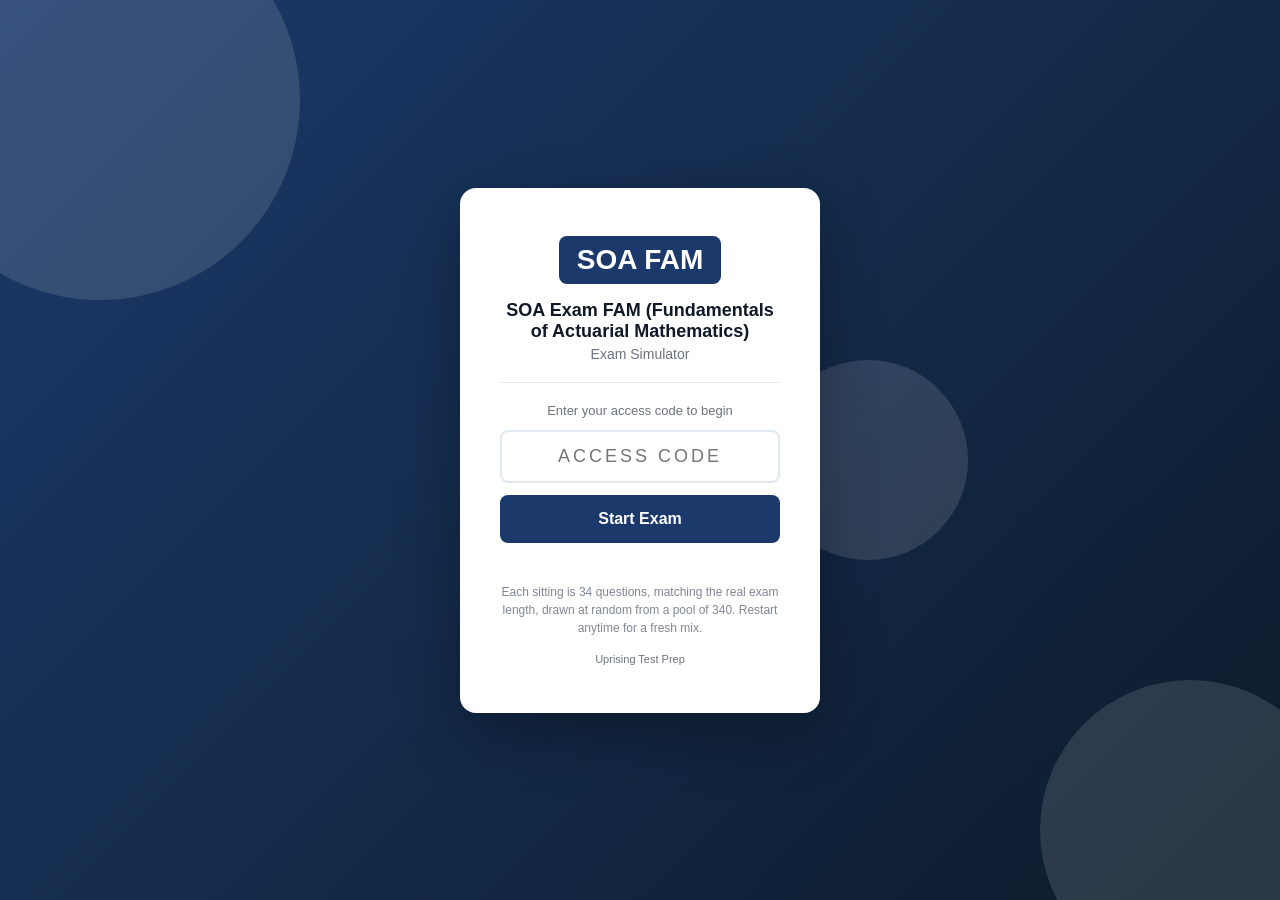
<file: index.html>
<!DOCTYPE html>
<html lang="en">
<head>
  <meta charset="UTF-8" />
  <meta name="viewport" content="width=device-width, initial-scale=1.0, viewport-fit=cover" />
  <meta name="apple-mobile-web-app-capable" content="yes" />
  <meta name="apple-mobile-web-app-status-bar-style" content="black-translucent" />
  <title>SOA Exam FAM Simulator</title>
  <link rel="stylesheet" href="style.css" />
</head>
<body>

<div id="access-gate">
  <div class="gate-bg-shapes">
    <div class="shape shape-1"></div>
    <div class="shape shape-2"></div>
    <div class="shape shape-3"></div>
  </div>
  <div class="gate-card">
    <div class="gate-logo">
      <div class="logo-badge">SOA FAM</div>
    </div>
    <h1 class="gate-title">SOA Exam FAM (Fundamentals of Actuarial Mathematics)</h1>
    <p class="gate-subtitle">Exam Simulator</p>
    <div class="gate-divider"></div>
    <p class="gate-instruction">Enter your access code to begin</p>
    <input type="text" id="access-code-input" class="gate-input"
           placeholder="Access Code" autocomplete="off"
           maxlength="20" spellcheck="false" />
    <button id="access-btn" class="gate-btn">Start Exam</button>
    <p id="access-error" class="gate-error"></p>
    <p class="gate-pool-note">Each sitting is 34 questions, matching the real exam length, drawn at random from a pool of 340. Restart anytime for a fresh mix.</p>
    <p class="gate-hint">Uprising Test Prep</p>
  </div>
</div>

<div id="app" style="display:none">
  <header class="top-bar">
    <div class="bar-left">
      <span class="bar-logo">SOA FAM</span>
      <span class="bar-title">Exam Simulator</span>
    </div>
    <div class="bar-right">
      <span class="bar-timer" id="timer-display">--:--</span>
      <button class="bar-btn" id="flag-btn">Flag</button>
      <button class="bar-btn bar-btn-primary" id="submit-btn">
        <span class="btn-full">Submit Exam</span>
        <span class="btn-short">Submit</span>
      </button>
    </div>
  </header>

  <div class="progress-strip">
    <div class="progress-bar" id="progress-bar"></div>
  </div>

  <main class="exam-main">
    <div class="question-panel">
      <div class="q-meta">
        <span id="q-counter"></span>
        <span class="q-pool-chip" title="This sitting is 34 questions, matching the real exam length, drawn at random from a pool of 340. Restart for a fresh mix.">340 Questions Available</span>
        <span id="q-domain" class="q-domain-tag"></span>
        <span id="q-flag-indicator" class="flag-chip" style="display:none">Flagged</span>
      </div>
      <!-- Shared text for a linked cluster (a clinical case, a reading
           passage). It sits ABOVE the stem, which is the one thing that
           legitimately precedes it, and repeats on every question in the
           cluster so nobody has to page backwards. -->
      <div id="q-cluster-wrap" class="cluster-wrap" style="display:none"></div>
      <p id="question-text" class="q-text"></p>
      <!-- The picture sits BELOW the question text so the simulator matches
           the printed book exactly: stem, then picture, then options. They
           used to disagree (book put the picture under the stem, simulator put
           it above), so no single wording could be true in both places, and
           184 of MLPAO's 185 image questions said "shown above" while the
           book printed the picture below the sentence. Write stems with
           neutral wording ("the strip shown", "the diagram shows") and this
           whole class of bug cannot come back. -->
      <div id="q-image-wrap" style="display:none; margin-bottom:14px;"></div>
      <div id="options-list" class="options-list"></div>
      <div id="explanation-box" class="explanation-box" style="display:none">
        <div class="explanation-label">Explanation</div>
        <p id="explanation-text" class="explanation-text"></p>
      </div>
    </div>
    <div class="nav-bar">
      <button class="nav-btn" id="prev-btn">&#8592; Prev</button>
      <button class="nav-btn nav-btn-map" id="map-btn">Question Map</button>
      <button class="nav-btn nav-btn-next" id="next-btn">Next &#8594;</button>
    </div>
  </main>
</div>

<!-- Question Map Modal -->
<div id="map-modal" style="display:none">
  <div class="map-backdrop" id="map-backdrop"></div>
  <div class="map-panel">
    <div class="map-header">
      <span class="map-title">Question Map</span>
      <button id="map-close" class="map-close-btn">&#x2715; Close</button>
    </div>
    <div class="map-legend">
      <span class="leg-item"><span class="leg-swatch leg-answered"></span>Answered</span>
      <span class="leg-item"><span class="leg-swatch leg-flagged"></span>Flagged</span>
      <span class="leg-item"><span class="leg-swatch leg-unanswered"></span>Unanswered</span>
    </div>
    <div id="q-grid" class="q-grid"></div>
  </div>
</div>

<div id="results-screen" style="display:none">
  <div class="results-card">
    <div class="res-header">
      <div class="res-badge">SOA FAM</div>
      <h2 id="res-status" class="res-status"></h2>
      <p id="res-score" class="res-score"></p>
    </div>
    <div id="res-domains" class="res-domains"></div>
    <p class="mode-pool-note">This sitting drew 34 questions from a pool of 340. Restart for a fresh mix.</p>
    <button id="res-review-btn" class="res-btn">Review Answers</button>
    <button id="res-restart-btn" class="res-btn res-btn-secondary">Restart</button>
  </div>
</div>

<script src="questions.js"></script>
<script src="app.js"></script>
</body>
</html>
</file>
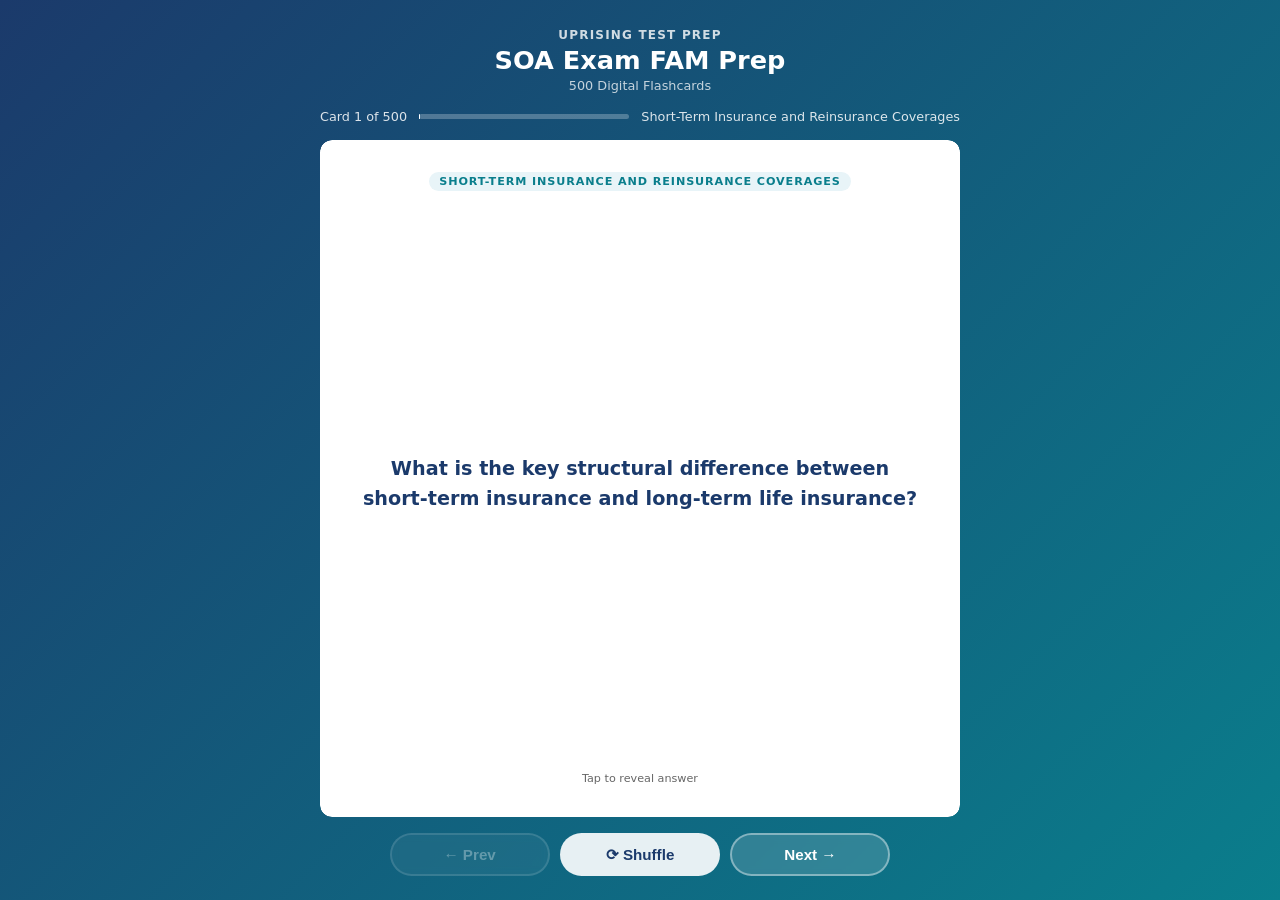
<file: flashcards/index.html>
<!DOCTYPE html>
<html lang="en">
<head>
  <meta charset="UTF-8">
  <meta name="viewport" content="width=device-width, initial-scale=1.0">
  <title>SOA Exam FAM: Flashcards</title>
  <style>
    :root {
      --blue:   #1B3A6B;
      --teal:   #0A7E8C;
      --ltblue: #E8F4F8;
      --white:  #FFFFFF;
      --text:   #1A1A1A;
      --muted:  #666;
      --radius: 12px;
    }
    * { box-sizing: border-box; margin: 0; padding: 0; }
    html, body { height: 100%; }
    body {
      font-family: 'Segoe UI', system-ui, sans-serif;
      background: linear-gradient(135deg, var(--blue) 0%, var(--teal) 100%);
      /* Pinned, not min-height: the page must never grow, or the controls
         get pushed below the fold on iOS where 100dvh and height:100%
         disagree. The height:100% rule above is the pre-dvh fallback. */
      height: 100dvh;
      max-height: 100dvh;
      overflow: hidden;
      display: flex;
      flex-direction: column;
      align-items: center;
      padding: 1.25rem 1rem 1rem;
      gap: 0.75rem;
      overflow-x: hidden;
    }
    header { text-align: center; color: #fff; flex-shrink: 0; }
    header .brand { font-size: 0.75rem; font-weight: 700; letter-spacing: 0.1em; opacity: 0.8; text-transform: uppercase; }
    header h1 { font-size: 1.3rem; font-weight: 800; margin-top: 0.2rem; }
    header .subtitle { font-size: 0.8rem; opacity: 0.75; margin-top: 0.15rem; }
    #progress-info {
      display: flex; align-items: center; gap: 0.75rem;
      color: rgba(255,255,255,0.85); font-size: 0.8rem;
      flex-shrink: 0; width: 100%; max-width: 640px;
    }
    #progress-bar-track {
      flex: 1; background: rgba(255,255,255,0.25);
      border-radius: 4px; height: 5px;
    }
    #progress-bar-fill { height: 100%; background: #fff; border-radius: 4px; transition: width 0.3s; }
    .card-scene {
      width: 100%; max-width: 640px;
      perspective: 1200px;
      cursor: pointer;
      flex: 1; min-height: 0;
      display: flex; flex-direction: column;
    
      /* WebKit does not clip overflow inside a preserve-3d context, so the
         answer pane's own clip is dropped and a long answer paints over the
         Prev/Next row. This element only sets the perspective and is NOT
         itself in the 3D context, so its clip is honoured in every engine. */
      overflow: hidden;
      border-radius: var(--radius);
    }
    .card-inner {
      position: relative; width: 100%;
      flex: 1; min-height: 0;
      transition: transform 0.55s cubic-bezier(.4,0,.2,1);
      transform-style: preserve-3d;
    }
    .card-scene.flipped .card-inner { transform: rotateY(180deg); }
    .card-face {
      position: absolute; inset: 0;
      backface-visibility: hidden; -webkit-backface-visibility: hidden;
      border-radius: var(--radius);
      display: flex; flex-direction: column;
      padding: 1.5rem 1.75rem;
      box-shadow: 0 12px 40px rgba(0,0,0,0.2);
      overflow: hidden;
    
      /* Painting through a mask forces WebKit to allocate a real clipping
         layer for a 3D-transformed element, which is what makes the
         overflow:hidden and the rounded corners above actually apply. */
      -webkit-mask-image: -webkit-radial-gradient(#fff, #000);
              mask-image: radial-gradient(#fff, #000);
    }
    .card-front { background: var(--white); align-items: center; justify-content: center; }
    .card-back  { background: var(--ltblue); transform: rotateY(180deg); }
    .card-badge {
      font-size: 0.7rem; font-weight: 700; text-transform: uppercase;
      letter-spacing: 0.08em;
      background: var(--ltblue); color: var(--teal);
      padding: 0.2rem 0.65rem; border-radius: 20px;
      margin-bottom: 0.85rem; flex-shrink: 0;
    }
    .card-back .card-badge { background: rgba(10,126,140,0.12); }
    .card-front .q-text {
      font-size: 1.1rem; font-weight: 600; color: var(--blue); line-height: 1.55;
      text-align: center; overflow-y: auto; flex: 1;
      display: flex; align-items: center; justify-content: center;
      scrollbar-width: thin; scrollbar-color: rgba(27,58,107,0.3) transparent;
    }
    .card-back .a-label { font-size: 0.7rem; font-weight: 700; color: var(--teal); text-transform: uppercase; letter-spacing: 0.08em; margin-bottom: 0.4rem; flex-shrink: 0; }
    .card-back .a-text  {
      font-size: 0.975rem; color: var(--text); line-height: 1.65;
      overflow-y: auto; flex: 1; min-height: 0; padding-right: 4px;
      scrollbar-width: thin; scrollbar-color: rgba(10,126,140,0.4) transparent;
    
      -webkit-overflow-scrolling: touch;
      overscroll-behavior: contain;
    }
    .card-back .a-text::-webkit-scrollbar { width: 4px; }
    .card-back .a-text::-webkit-scrollbar-track { background: transparent; }
    .card-back .a-text::-webkit-scrollbar-thumb { background: rgba(10,126,140,0.4); border-radius: 4px; }
    .tap-hint { flex-shrink: 0; margin-top: 0.6rem; font-size: 0.7rem; color: var(--muted); text-align: center; }
    .card-back .tap-hint { color: var(--teal); opacity: 0.7; }
    .controls {
      display: flex; gap: 0.65rem; flex-wrap: nowrap;
      justify-content: center; flex-shrink: 0;
      width: 100%; max-width: 640px;
      padding-bottom: env(safe-area-inset-bottom, 0px);
    }
    .btn {
      padding: 0.6rem 1.2rem; border-radius: 50px;
      border: 2px solid rgba(255,255,255,0.4);
      background: rgba(255,255,255,0.15); color: #fff;
      font-weight: 700; font-size: 0.875rem; cursor: pointer;
      transition: all 0.2s; backdrop-filter: blur(4px);
      white-space: nowrap; flex: 1; max-width: 160px;
    }
    .btn:hover { background: rgba(255,255,255,0.3); border-color: rgba(255,255,255,0.7); }
    .btn:active { transform: scale(0.96); }
    .btn:disabled { opacity: 0.35; cursor: not-allowed; }
    .btn.btn-primary { background: rgba(255,255,255,0.9); color: var(--blue); border-color: transparent; }
    .btn.btn-primary:hover { background: #fff; }
    #loading { color: rgba(255,255,255,0.8); font-size: 1rem; text-align: center; padding: 3rem; flex: 1; }
    @media (min-width: 768px) {
      body { padding: 1.75rem 1.5rem 1.5rem; gap: 1rem; }
      header h1 { font-size: 1.6rem; }
      .card-face { padding: 2rem 2.5rem; }
      .card-front .q-text { font-size: 1.2rem; }
      .card-back .a-text { font-size: 1.05rem; }
      .btn { font-size: 0.95rem; padding: 0.65rem 1.4rem; }
    }
    @media (max-width: 380px) {
      body { padding: 0.75rem; gap: 0.5rem; }
      header .brand { font-size: 0.65rem; }
      header h1 { font-size: 1.1rem; }
      header .subtitle { display: none; }
      .card-face { padding: 1rem 1.1rem; }
      .card-front .q-text { font-size: 0.975rem; }
      .card-back .a-text { font-size: 0.875rem; }
      .btn { font-size: 0.8rem; padding: 0.5rem 0.75rem; }
    }
  </style>
</head>
<body>
<header>
  <div class="brand">Uprising Test Prep</div>
  <h1>SOA Exam FAM Prep</h1>
  <div class="subtitle">500 Digital Flashcards</div>
</header>
<div id="progress-info">
  <span id="card-counter">Card 1 of 500</span>
  <div id="progress-bar-track"><div id="progress-bar-fill" style="width:0%"></div></div>
  <span id="domain-label"></span>
</div>
<div id="loading">Loading flashcards...</div>
<div class="card-scene" id="card-scene" style="display:none" onclick="flipCard()">
  <div class="card-inner" id="card-inner">
    <div class="card-face card-front">
      <div class="card-badge" id="front-badge"></div>
      <div class="q-text" id="q-text"></div>
      <div class="tap-hint">Tap to reveal answer</div>
    </div>
    <div class="card-face card-back">
      <div class="card-badge" id="back-badge">Answer</div>
      <div class="a-label">Answer</div>
      <div class="a-text" id="a-text"></div>
      <div class="tap-hint">Tap to flip back</div>
    </div>
  </div>
</div>
<div class="controls" id="controls" style="display:none">
  <button class="btn" id="prev-btn" onclick="event.stopPropagation();move(-1)" disabled>&#8592; Prev</button>
  <button class="btn btn-primary" onclick="event.stopPropagation();shuffleCards()">&#10227; Shuffle</button>
  <button class="btn" id="next-btn" onclick="event.stopPropagation();move(1)">Next &#8594;</button>
</div>
<script>
const DOMAIN_LABELS = {
  short_term_insurance_and_reinsurance_coverages: "Short-Term Insurance and Reinsurance Coverages",
  severity_frequency_and_aggregate_models: "Severity Frequency and Aggregate Models",
  parametric_estimation: "Parametric Estimation",
  introduction_to_credibility: "Introduction to Credibility",
  pricing_and_reserving_for_short_term_coverages: "Pricing and Reserving for Short-Term Coverages",
  option_pricing_fundamentals: "Option Pricing Fundamentals",
  long_term_coverages_and_retirement_programs: "Long-Term Coverages and Retirement Programs",
  mortality_models: "Mortality Models",
  present_value_random_variables: "Present Value Random Variables",
  premium_and_policy_value_calculation: "Premium and Policy Value Calculation",
};
let cards   = [];
let current = 0;
async function init() {
  try {
    const res = await fetch('flashcards.json');
    if (!res.ok) throw new Error('Network error');
    cards = await res.json();
    document.getElementById('loading').style.display    = 'none';
    document.getElementById('card-scene').style.display = 'flex';
    document.getElementById('controls').style.display   = 'flex';
    show();
  } catch (e) {
    document.getElementById('loading').textContent = 'Error loading flashcards. Please try refreshing.';
  }
}
function domainLabel(key) {
  return DOMAIN_LABELS[key] || key.replace(/_/g, ' ').replace(/\b\w/g, c => c.toUpperCase());
}
function show() {
  const c = cards[current];
  document.getElementById('card-scene').classList.remove('flipped');
  document.getElementById('a-text').scrollTop = 0;
  const label = domainLabel(c.domain || c.chapter || '');
  document.getElementById('q-text').textContent       = c.front;
  document.getElementById('a-text').textContent       = c.back;
  document.getElementById('front-badge').textContent  = label;
  document.getElementById('back-badge').textContent   = label;
  document.getElementById('card-counter').textContent = `Card ${current+1} of ${cards.length}`;
  document.getElementById('domain-label').textContent = label;
  document.getElementById('progress-bar-fill').style.width = `${((current+1)/cards.length*100).toFixed(1)}%`;
  document.getElementById('prev-btn').disabled = current === 0;
  document.getElementById('next-btn').disabled = current === cards.length - 1;
}
function flipCard() { document.getElementById('card-scene').classList.toggle('flipped'); }
function move(dir) {
  const next = current + dir;
  if (next < 0 || next >= cards.length) return;
  current = next; show();
}
function shuffleCards() {
  for (let i = cards.length - 1; i > 0; i--) {
    const j = Math.floor(Math.random() * (i+1));
    [cards[i], cards[j]] = [cards[j], cards[i]];
  }
  current = 0; show();
}
document.addEventListener('keydown', e => {
  if (e.key === 'ArrowRight' || e.key === 'ArrowDown') move(1);
  else if (e.key === 'ArrowLeft' || e.key === 'ArrowUp') move(-1);
  else if (e.key === ' ' || e.key === 'Enter') { e.preventDefault(); flipCard(); }
});
init();
</script>
</body>
</html>
</file>
<file: style.css>
/* SOAFAM Exam Simulator, Styles */
:root {
  --primary:   #1B3A6B;
  --pass:      #059669;
  --fail:      #DC2626;
  --bg:        #F3F4F8;
  --card:      #FFFFFF;
  --border:    #E2E8F0;
  --text:      #111827;
  --muted:     #6B7280;
  --radius:    10px;
}
*, *::before, *::after { box-sizing: border-box; margin: 0; padding: 0; }
body {
  font-family: -apple-system, BlinkMacSystemFont, "Segoe UI", sans-serif;
  background: var(--bg);
  color: var(--text);
  height: 100vh;
  height: 100dvh;
  overflow: hidden;
  -webkit-text-size-adjust: 100%;
}

/* ── Access Gate ─────────────────────────────────────────────────────────── */
#access-gate {
  display: flex;
  align-items: center;
  justify-content: center;
  height: 100vh;
  height: 100dvh;
  background: linear-gradient(135deg, var(--primary) 0%, #0d1b2a 100%);
  position: relative;
  overflow: hidden;
  padding: 20px;
  padding-top: max(20px, env(safe-area-inset-top));
  padding-bottom: max(20px, env(safe-area-inset-bottom));
}
.gate-bg-shapes { position: absolute; inset: 0; pointer-events: none; }
.shape { position: absolute; border-radius: 50%; opacity: .12; background: #fff; }
.shape-1 { width: 400px; height: 400px; top: -100px; left: -100px; }
.shape-2 { width: 300px; height: 300px; bottom: -80px; right: -60px; }
.shape-3 { width: 200px; height: 200px; top: 40%; left: 60%; }
.gate-card {
  background: #fff;
  border-radius: 16px;
  padding: 48px 40px;
  text-align: center;
  width: 100%;
  max-width: 360px;
  position: relative;
  z-index: 1;
  box-shadow: 0 20px 60px rgba(0,0,0,.3);
}
.logo-badge {
  display: inline-block;
  background: var(--primary);
  color: #fff;
  font-weight: 800;
  font-size: 28px;
  padding: 8px 18px;
  border-radius: 8px;
}
.gate-title { font-size: 18px; font-weight: 700; margin-top: 16px; color: var(--text); }
.gate-subtitle { color: var(--muted); font-size: 14px; margin-top: 4px; }
.gate-divider { height: 1px; background: var(--border); margin: 20px 0; }
.gate-instruction { font-size: 13px; color: var(--muted); margin-bottom: 12px; }
.gate-input {
  width: 100%;
  padding: 14px 16px;
  border: 2px solid var(--border);
  border-radius: 8px;
  font-size: 18px;
  text-align: center;
  text-transform: uppercase;
  letter-spacing: 3px;
  outline: none;
}
.gate-input:focus { border-color: var(--primary); }
.gate-btn {
  width: 100%;
  margin-top: 12px;
  padding: 15px;
  background: var(--primary);
  color: #fff;
  border: none;
  border-radius: 8px;
  font-size: 16px;
  font-weight: 600;
  cursor: pointer;
  -webkit-tap-highlight-color: transparent;
}
.gate-btn:hover { opacity: .9; }
.gate-error { color: var(--fail); font-size: 13px; margin-top: 8px; min-height: 18px; }
.gate-hint { color: var(--muted); font-size: 11px; margin-top: 16px; }
.gate-pool-note { color: var(--muted); opacity: .85; font-size: 12px; margin-top: 14px; line-height: 1.5; }
.mode-pool-note { color: var(--muted); opacity: .85; font-size: 12.5px; text-align: center; margin: 4px 0 16px; line-height: 1.5; }

/* ── App shell ───────────────────────────────────────────────────────────── */
#app {
  display: flex;
  flex-direction: column;
  height: 100vh;
  height: 100dvh;
  padding-top: env(safe-area-inset-top);
}
.top-bar {
  display: flex;
  justify-content: space-between;
  align-items: center;
  background: var(--primary);
  color: #fff;
  padding: 0 20px;
  padding-left: max(20px, env(safe-area-inset-left));
  padding-right: max(20px, env(safe-area-inset-right));
  height: 52px;
  flex-shrink: 0;
  gap: 8px;
}
.bar-left { display: flex; align-items: center; gap: 8px; min-width: 0; }
.bar-logo { font-weight: 800; font-size: 18px; flex-shrink: 0; }
.bar-title { font-size: 14px; opacity: .8; white-space: nowrap; overflow: hidden; text-overflow: ellipsis; }
.bar-right { display: flex; align-items: center; gap: 8px; flex-shrink: 0; }
.bar-timer {
  font-variant-numeric: tabular-nums;
  font-size: 16px;
  font-weight: 600;
  min-width: 68px;
  text-align: right;
}
.bar-btn {
  padding: 7px 13px;
  background: rgba(255,255,255,.15);
  border: 1px solid rgba(255,255,255,.3);
  color: #fff;
  border-radius: 6px;
  cursor: pointer;
  font-size: 13px;
  white-space: nowrap;
  -webkit-tap-highlight-color: transparent;
  touch-action: manipulation;
}
.bar-btn:hover { background: rgba(255,255,255,.25); }
.bar-btn-primary {
  background: #fff;
  color: var(--primary);
  border-color: #fff;
  font-weight: 600;
}
.bar-btn-primary:hover { background: #f0f0f0; }
.btn-short { display: none; }
.btn-full  { display: inline; }

.progress-strip { height: 4px; background: rgba(0,0,0,.1); flex-shrink: 0; }
.progress-bar   { height: 100%; background: #4ade80; transition: width .3s; }

/* ── Main exam area ──────────────────────────────────────────────────────── */
.exam-main {
  flex: 1;
  overflow: hidden;
  display: flex;
  flex-direction: column;
  padding: 16px 20px 0;
  padding-left: max(16px, env(safe-area-inset-left));
  padding-right: max(16px, env(safe-area-inset-right));
  min-height: 0;
}
.question-panel { flex: 1; overflow-y: auto; padding-bottom: 12px; -webkit-overflow-scrolling: touch; }
.q-meta {
  display: flex;
  align-items: center;
  gap: 8px;
  margin-bottom: 12px;
  font-size: 13px;
  color: var(--muted);
  flex-wrap: wrap;
}
.q-domain-tag {
  background: var(--primary);
  color: #fff;
  padding: 2px 8px;
  border-radius: 4px;
  font-size: 11px;
  font-weight: 600;
}
.q-pool-chip {
  background: #EEF2FF;
  background: color-mix(in srgb, var(--primary) 12%, #fff);
  color: var(--primary);
  border: 1px solid var(--primary);
  padding: 2px 8px;
  border-radius: 10px;
  font-size: 11px;
  font-weight: 700;
  cursor: help;
  white-space: nowrap;
}
.flag-chip {
  background: #FEF3C7;
  color: #92400E;
  padding: 2px 8px;
  border-radius: 4px;
  font-size: 11px;
  font-weight: 600;
}
.cluster-wrap {
  border-left: 4px solid var(--primary, #1B3A6B);
  background: #F2F6FC; border-radius: 8px;
  padding: 10px 14px; margin-bottom: 16px;
}
.cluster-label {
  font-size: 11px; font-weight: 700; letter-spacing: 0.06em;
  text-transform: uppercase; color: var(--primary, #1B3A6B); margin-bottom: 6px;
}
.cluster-body {
  max-height: 38vh; overflow-y: auto; font-size: 15px; line-height: 1.6;
  -webkit-overflow-scrolling: touch;
}
.cluster-body p + p { margin-top: 10px; }
@media (min-width: 1100px) { .cluster-body { max-height: 52vh; } }

.q-image {
  max-width: 100%;
  /* Cap the height too. With only max-width, a tall exhibit renders at full
     width and pushes the stem and every option below the fold, so the question
     looks like it has no answers until the candidate scrolls. Found on CNPLE. */
  max-height: 62vh;
  width: auto;
  height: auto;
  object-fit: contain;
  border-radius: 6px;
  border: 1px solid var(--border);
  display: block;
  margin-bottom: 14px;
}
.q-text { font-size: 16px; line-height: 1.65; margin-bottom: 20px; }
.options-list { display: flex; flex-direction: column; gap: 10px; }
.option {
  display: flex;
  align-items: flex-start;
  gap: 12px;
  padding: 15px 16px;
  background: var(--card);
  border: 2px solid var(--border);
  border-radius: var(--radius);
  cursor: pointer;
  transition: .15s;
  -webkit-tap-highlight-color: transparent;
  touch-action: manipulation;
  min-height: 52px;
}
.option:hover  { border-color: var(--primary); background: #F8FAFF; }
.option.selected  { border-color: var(--primary); background: #EEF3FF; }
.option.correct   { border-color: #059669; background: #ECFDF5; }
.option.incorrect { border-color: #DC2626; background: #FEF2F2; }
.explanation-box {
  margin-top: 20px;
  padding: 16px 18px;
  background: #F0F9FF;
  border-left: 4px solid #2563EB;
  border-radius: 6px;
}
.explanation-label {
  font-size: 11px;
  font-weight: 700;
  text-transform: uppercase;
  letter-spacing: .06em;
  color: #2563EB;
  margin-bottom: 8px;
}
.explanation-text { font-size: 14.5px; line-height: 1.7; color: #1e293b; margin: 0; }
.opt-letter { font-weight: 700; font-size: 15px; color: var(--primary); min-width: 22px; padding-top: 1px; flex-shrink: 0; }
.opt-text   { font-size: 15px; line-height: 1.5; }

/* ── Nav bar ─────────────────────────────────────────────────────────────── */
.nav-bar {
  display: flex;
  align-items: center;
  gap: 8px;
  padding: 10px 0;
  padding-bottom: max(14px, env(safe-area-inset-bottom));
  flex-shrink: 0;
}
.nav-btn {
  flex: 1;
  padding: 13px 8px;
  background: var(--card);
  border: 1px solid var(--border);
  border-radius: 8px;
  cursor: pointer;
  font-size: 15px;
  font-weight: 500;
  text-align: center;
  -webkit-tap-highlight-color: transparent;
  touch-action: manipulation;
  min-height: 48px;
}
.nav-btn:hover      { background: #f0f0f0; }
.nav-btn-map {
  background: var(--bg);
  border-color: var(--primary);
  color: var(--primary);
  font-weight: 600;
}
.nav-btn-map:hover { background: #EEF3FF; }
.nav-btn-next {
  background: var(--primary);
  color: #fff;
  border-color: var(--primary);
}
.nav-btn-next:hover { opacity: .9; }

/* ── Question Map Modal ──────────────────────────────────────────────────── */
#map-modal {
  position: fixed;
  inset: 0;
  z-index: 1000;
  display: flex;
  flex-direction: column;
  justify-content: flex-end;
}
.map-backdrop { position: absolute; inset: 0; background: rgba(0,0,0,.5); }
.map-panel {
  position: relative;
  background: #fff;
  border-radius: 20px 20px 0 0;
  padding: 20px;
  padding-bottom: max(20px, env(safe-area-inset-bottom));
  max-height: 80vh;
  max-height: 80dvh;
  display: flex;
  flex-direction: column;
  box-shadow: 0 -4px 30px rgba(0,0,0,.2);
}
.map-header {
  display: flex;
  align-items: center;
  justify-content: space-between;
  margin-bottom: 12px;
  flex-shrink: 0;
}
.map-title { font-size: 17px; font-weight: 700; color: var(--text); }
.map-close-btn {
  padding: 8px 16px;
  background: var(--bg);
  border: 1px solid var(--border);
  border-radius: 8px;
  cursor: pointer;
  font-size: 14px;
  font-weight: 500;
  min-height: 40px;
  -webkit-tap-highlight-color: transparent;
  touch-action: manipulation;
}
.map-close-btn:hover { background: #e5e7eb; }
.map-legend { display: flex; gap: 16px; margin-bottom: 14px; flex-shrink: 0; flex-wrap: wrap; }
.leg-item { display: flex; align-items: center; gap: 6px; font-size: 13px; color: var(--muted); }
.leg-swatch {
  width: 16px;
  height: 16px;
  border-radius: 3px;
  border: 1px solid var(--border);
  background: var(--card);
  display: inline-block;
  flex-shrink: 0;
}
.leg-swatch.leg-answered  { background: var(--primary); border-color: var(--primary); }
.leg-swatch.leg-flagged   { background: #FEF3C7; border-color: #F59E0B; }
.leg-swatch.leg-unanswered { background: var(--card); }
.q-grid {
  display: flex;
  flex-wrap: wrap;
  gap: 6px;
  overflow-y: auto;
  flex: 1;
  padding-bottom: 8px;
  -webkit-overflow-scrolling: touch;
}
.grid-btn {
  width: 40px;
  height: 40px;
  border: 1px solid var(--border);
  border-radius: 6px;
  background: var(--card);
  font-size: 12px;
  cursor: pointer;
  font-weight: 500;
  -webkit-tap-highlight-color: transparent;
  touch-action: manipulation;
}
.grid-btn.answered { background: var(--primary); color: #fff; border-color: var(--primary); }
.grid-btn.flagged  { background: #FEF3C7; border-color: #F59E0B; }
.grid-btn.active   { outline: 3px solid var(--primary); outline-offset: 2px; }

/* ── Results ─────────────────────────────────────────────────────────────── */
#results-screen {
  display: flex;
  align-items: flex-start;
  justify-content: center;
  min-height: 100vh;
  min-height: 100dvh;
  background: var(--bg);
  overflow-y: auto;
  -webkit-overflow-scrolling: touch;
  padding: 20px 16px;
  padding-top: max(20px, env(safe-area-inset-top));
  padding-bottom: max(20px, env(safe-area-inset-bottom));
}
.results-card {
  background: var(--card);
  border-radius: 16px;
  padding: 40px;
  max-width: 480px;
  width: 100%;
  box-shadow: 0 8px 30px rgba(0,0,0,.1);
}
.res-header { text-align: center; margin-bottom: 24px; }
.res-badge {
  display: inline-block;
  background: var(--primary);
  color: #fff;
  font-weight: 800;
  font-size: 22px;
  padding: 6px 16px;
  border-radius: 8px;
}
.res-status { font-size: 36px; font-weight: 800; margin-top: 12px; }
.res-score  { font-size: 18px; color: var(--muted); margin-top: 4px; }
.res-domains { margin-bottom: 24px; display: flex; flex-direction: column; gap: 10px; }
.res-domain-row { display: flex; align-items: center; gap: 8px; font-size: 13px; }
.res-domain-name { width: 160px; font-weight: 500; flex-shrink: 0; }
.res-domain-bar-wrap { flex: 1; background: #E5E7EB; border-radius: 4px; height: 8px; overflow: hidden; }
.res-domain-bar { height: 100%; border-radius: 4px; transition: width .5s; }
.res-domain-pct { width: 36px; text-align: right; font-weight: 600; }
.res-btn {
  width: 100%;
  padding: 15px;
  background: var(--primary);
  color: #fff;
  border: none;
  border-radius: 8px;
  font-size: 15px;
  font-weight: 600;
  cursor: pointer;
  margin-bottom: 10px;
  min-height: 52px;
  -webkit-tap-highlight-color: transparent;
  touch-action: manipulation;
}
.res-btn:hover { opacity: .9; }
.res-btn-secondary {
  background: transparent;
  color: var(--primary);
  border: 2px solid var(--primary);
}
.res-btn-secondary:hover { background: var(--primary); color: #fff; }

/* ── Mobile breakpoint (phones ≤ 640px) ─────────────────────────────────── */
@media (max-width: 640px) {
  /* Gate card */
  .gate-card { padding: 32px 24px; }

  /* Top bar: hide long title text, swap Submit label */
  .bar-title  { display: none; }
  .btn-full   { display: none; }
  .btn-short  { display: inline; }
  .bar-right  { gap: 6px; }
  .bar-btn    { padding: 6px 10px; font-size: 12px; }
  .bar-timer  { font-size: 14px; min-width: 58px; }

  /* Exam main */
  .exam-main { padding: 12px 14px 0; }
  .q-text { font-size: 16px; }
  .opt-text { font-size: 15px; }

  /* Nav bar, bigger touch targets */
  .nav-btn { font-size: 14px; padding: 14px 6px; }

  /* Results */
  .results-card { padding: 28px 20px; }
  .res-domain-name { width: 110px; font-size: 12px; }
  .res-domain-pct  { font-size: 12px; }
  .res-status { font-size: 30px; }

  /* Map grid, slightly bigger buttons on phones */
  .grid-btn { width: 42px; height: 42px; }
}

/* ── Very small phones (≤ 380px) ────────────────────────────────────────── */
@media (max-width: 380px) {
  .bar-logo { font-size: 15px; }
  .bar-btn  { padding: 5px 8px; font-size: 11px; }
  .bar-timer { font-size: 13px; min-width: 52px; }
  .nav-btn  { font-size: 13px; }
  .grid-btn { width: 38px; height: 38px; font-size: 11px; }
}
</file>
